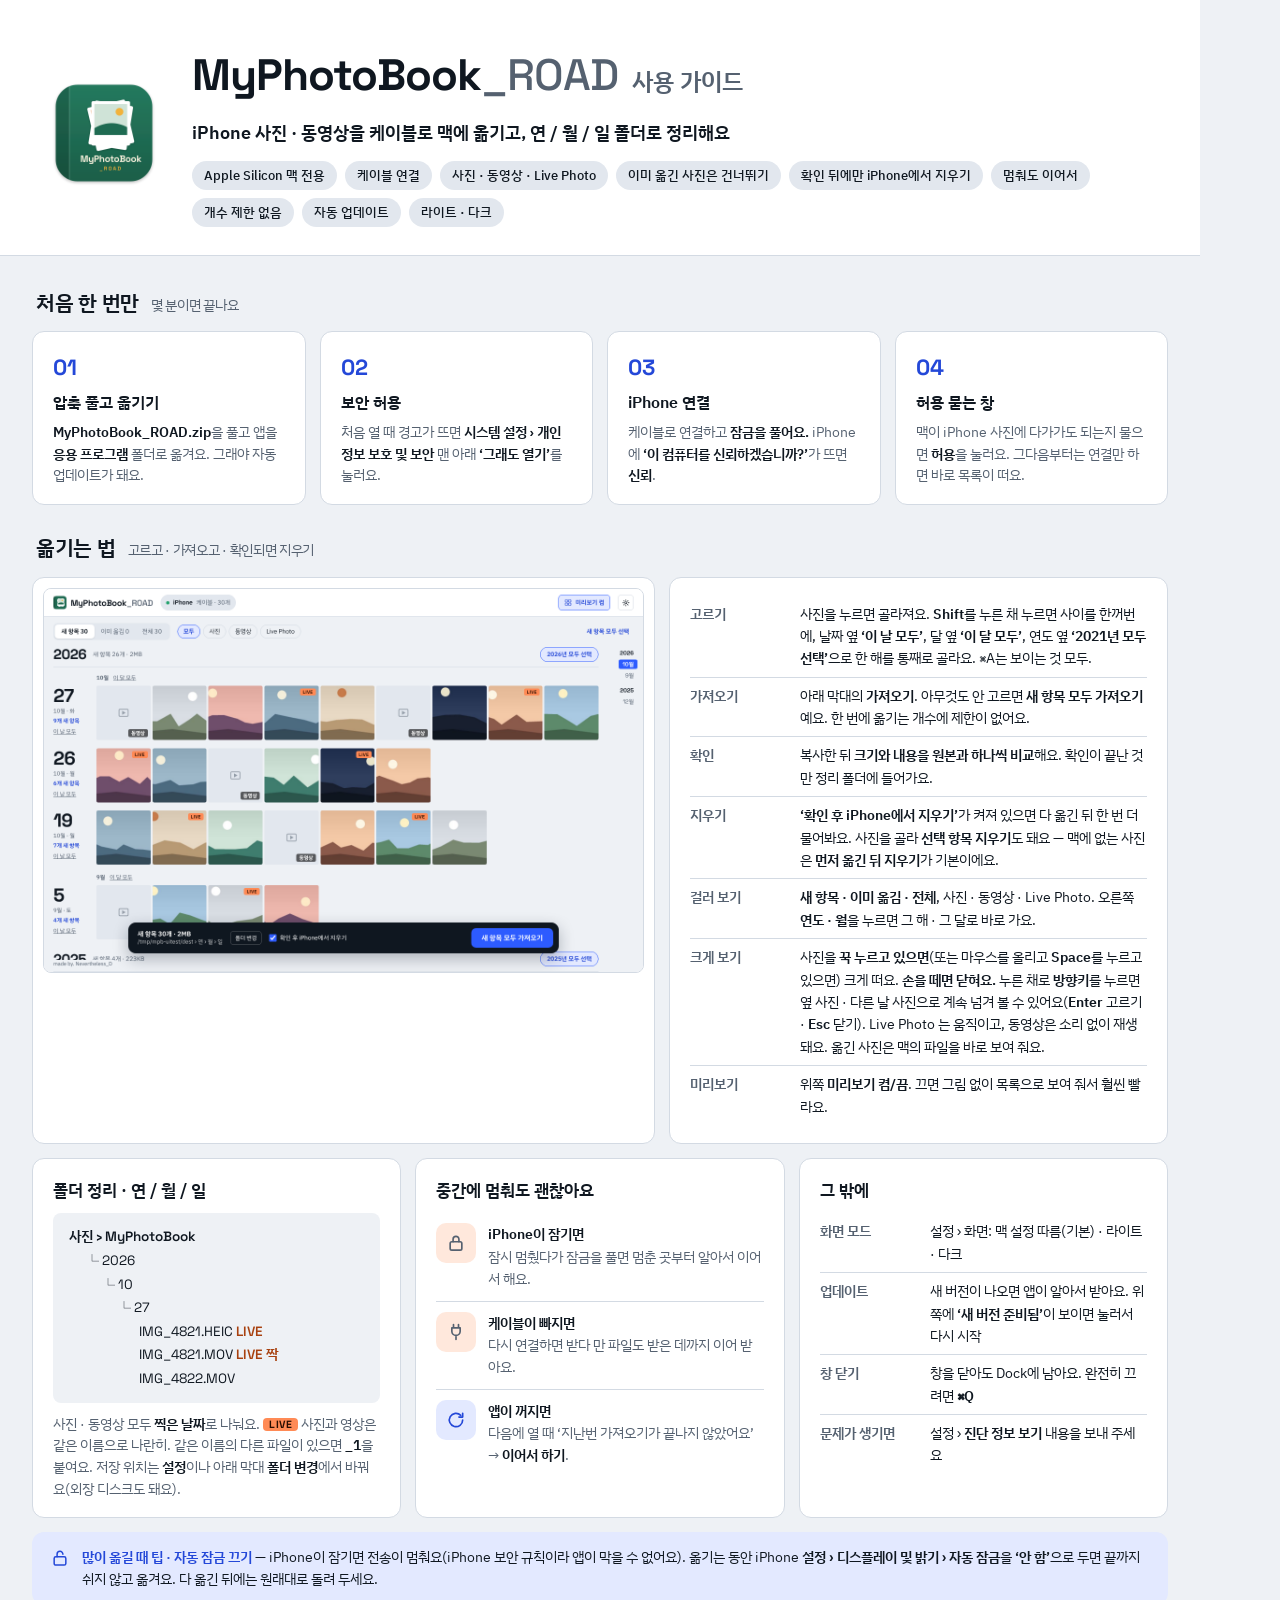
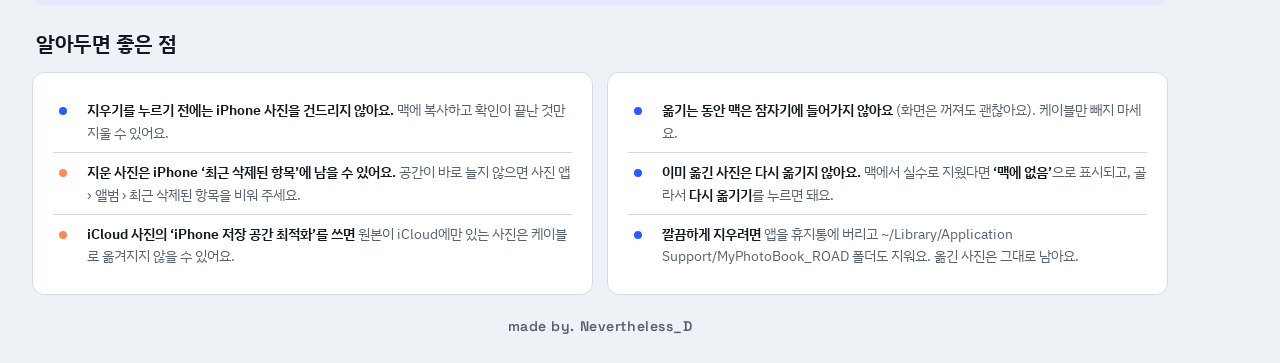
<file: docs/guide.html>
<!doctype html>
<html lang="ko">
<head>
<meta charset="utf-8">
<title>MyPhotoBook_ROAD 사용 가이드</title>
<!-- 사용 가이드 이미지 원본. python3 scripts/guide.py 로 docs/MyPhotoBook_ROAD_사용가이드.png 를 만들어요 -->
<style>
@font-face { font-family: "IBM Plex Sans KR"; font-weight: 400; src: url("../engine/web/fonts/IBMPlexSansKR-Regular.woff2") format("woff2"); }
@font-face { font-family: "IBM Plex Sans KR"; font-weight: 500; src: url("../engine/web/fonts/IBMPlexSansKR-Medium.woff2") format("woff2"); }
@font-face { font-family: "IBM Plex Sans KR"; font-weight: 600; src: url("../engine/web/fonts/IBMPlexSansKR-SemiBold.woff2") format("woff2"); }
@font-face { font-family: "Space Grotesk"; font-weight: 300 700; src: url("../engine/web/fonts/SpaceGrotesk-Variable.woff2") format("woff2"); }
:root { --bg: #EEF1F5; --panel: #FFFFFF; --chip: #E2E7EE; --line: #D3DAE3; --ink: #0F1720; --muted: #556170;
  --accent: #2D5BFF; --accent-soft: #E3E9FF; --accent-text: #2448D8; --hot: #FF8A55; --hot-soft: #FFE8DC; --hot-text: #A8410F; --green: #1F6B52; }
* { box-sizing: border-box; }
body { margin: 0; width: 1200px; background: var(--bg); color: var(--ink); font: 15px/1.6 "IBM Plex Sans KR", sans-serif; -webkit-font-smoothing: antialiased; }
.num, h1 b { font-family: "Space Grotesk", sans-serif; }
.hero { display: flex; gap: 28px; align-items: center; padding: 40px 44px 28px; background: var(--panel); border-bottom: 1px solid var(--line); }
.hero img { width: 120px; height: 120px; }
.hero h1 { margin: 0; display: flex; align-items: baseline; gap: 14px; font-size: 24px; font-weight: 600; color: var(--muted); }
.hero h1 b { font-size: 44px; font-weight: 700; color: var(--ink); letter-spacing: -1px; }
.hero h1 b span { color: var(--muted); font-weight: 500; }
.hero p { margin: 8px 0 14px; font-size: 18px; font-weight: 600; }
.pills { display: flex; gap: 8px; flex-wrap: wrap; }
.pill { padding: 4px 12px; border-radius: 999px; background: var(--chip); font-size: 13px; font-weight: 500; }
.wrap { padding: 4px 32px 28px; }
h2 { margin: 26px 4px 12px; font-size: 21px; font-weight: 600; display: flex; align-items: baseline; gap: 12px; letter-spacing: -.3px; }
h2 small { font-size: 14px; font-weight: 400; color: var(--muted); }
.row { display: grid; gap: 14px; }
.c4 { grid-template-columns: repeat(4, 1fr); }
.c3 { grid-template-columns: repeat(3, 1fr); }
.c2 { grid-template-columns: 1fr 1fr; }
.c55 { grid-template-columns: 1.25fr 1fr; }
.card { background: var(--panel); border: 1px solid var(--line); border-radius: 12px; padding: 18px 20px; }
.n { font-family: "Space Grotesk", sans-serif; font-weight: 700; font-size: 22px; color: var(--accent-text); }
.step h3 { margin: 4px 0 6px; font-size: 16px; font-weight: 600; }
.step p { margin: 0; color: var(--muted); font-size: 13.5px; }
.step p strong, .card strong { color: var(--ink); font-weight: 600; }
.shot { padding: 10px; }
.shot img { width: 100%; display: block; border-radius: 8px; border: 1px solid var(--line); }
.card h4 { margin: 0 0 10px; font-size: 16.5px; font-weight: 600; }
.kv { display: grid; grid-template-columns: 100px 1fr; gap: 10px; padding: 7px 0; font-size: 14px; border-top: 1px solid var(--line); }
.kv:first-of-type { border-top: 0; }
.kv b { color: var(--muted); font-weight: 600; }
.tree { padding: 12px 16px; border-radius: 8px; background: var(--bg); font-family: "Space Grotesk", "IBM Plex Sans KR", sans-serif; font-size: 13.5px; line-height: 1.75; }
.live { color: var(--hot-text); font-weight: 600; }
.badge { display: inline-block; padding: 0 6px; border-radius: 4px; background: var(--hot); color: #2A0E00; font: 700 10.5px "Space Grotesk"; letter-spacing: .5px; vertical-align: 1px; }
.stop { display: grid; grid-template-columns: 40px 1fr; gap: 12px; padding: 10px 0; border-top: 1px solid var(--line); font-size: 14px; }
.stop:first-of-type { border-top: 0; }
.ico { width: 40px; height: 40px; border-radius: 10px; display: grid; place-items: center; background: var(--hot-soft); color: var(--hot-text); }
.ico.ok { background: var(--accent-soft); color: var(--accent-text); }
.ico svg { width: 20px; height: 20px; }
.stop span { color: var(--muted); }
.tips { display: flex; flex-direction: column; }
.tip { display: grid; grid-template-columns: 26px 1fr; gap: 8px; padding: 8px 0; font-size: 14px; color: var(--muted); border-top: 1px solid var(--line); }
.tip:first-child { border-top: 0; }
.tip i { width: 8px; height: 8px; border-radius: 4px; background: var(--accent); margin: 8px 0 0 6px; }
.tip i.h { background: var(--hot); }
.callout { margin-top: 14px; padding: 14px 18px; border-radius: 12px; background: var(--accent-soft); font-size: 14px; display: flex; gap: 12px; align-items: flex-start; }
.callout svg { width: 20px; height: 20px; flex: 0 0 20px; color: var(--accent-text); margin-top: 2px; }
.callout b { color: var(--accent-text); }
.foot { text-align: center; margin-top: 22px; font: 600 14px "Space Grotesk"; letter-spacing: .04em; color: var(--muted); }
</style>
</head>
<body>
<div class="hero">
  <img src="../app/AppIcon.png" alt="">
  <div>
    <h1><b>MyPhotoBook<span>_ROAD</span></b> 사용 가이드</h1>
    <p>iPhone 사진 · 동영상을 케이블로 맥에 옮기고, 연 / 월 / 일 폴더로 정리해요</p>
    <div class="pills">
      <span class="pill">Apple Silicon 맥 전용</span><span class="pill">케이블 연결</span><span class="pill">사진 · 동영상 · Live Photo</span>
      <span class="pill">이미 옮긴 사진은 건너뛰기</span><span class="pill">확인 뒤에만 iPhone에서 지우기</span>
      <span class="pill">멈춰도 이어서</span><span class="pill">개수 제한 없음</span><span class="pill">자동 업데이트</span><span class="pill">라이트 · 다크</span>
    </div>
  </div>
</div>

<div class="wrap">
  <h2>처음 한 번만 <small>몇 분이면 끝나요</small></h2>
  <div class="row c4">
    <div class="card step"><span class="n">01</span><h3>압축 풀고 옮기기</h3><p><strong>MyPhotoBook_ROAD.zip</strong>을 풀고 앱을 <strong>응용 프로그램</strong> 폴더로 옮겨요. 그래야 자동 업데이트가 돼요.</p></div>
    <div class="card step"><span class="n">02</span><h3>보안 허용</h3><p>처음 열 때 경고가 뜨면 <strong>시스템 설정 › 개인정보 보호 및 보안</strong> 맨 아래 <strong>‘그래도 열기’</strong>를 눌러요.</p></div>
    <div class="card step"><span class="n">03</span><h3>iPhone 연결</h3><p>케이블로 연결하고 <strong>잠금을 풀어요.</strong> iPhone에 <strong>‘이 컴퓨터를 신뢰하겠습니까?’</strong>가 뜨면 <strong>신뢰</strong>.</p></div>
    <div class="card step"><span class="n">04</span><h3>허용 묻는 창</h3><p>맥이 iPhone 사진에 다가가도 되는지 물으면 <strong>허용</strong>을 눌러요. 그다음부터는 연결만 하면 바로 목록이 떠요.</p></div>
  </div>

  <h2>옮기는 법 <small>고르고 · 가져오고 · 확인되면 지우기</small></h2>
  <div class="row c55">
    <div class="card shot"><img src="shots/main.png" alt=""></div>
    <div class="card">
      <div class="kv"><b>고르기</b><span>사진을 누르면 골라져요. <strong>Shift</strong>를 누른 채 누르면 사이를 한꺼번에, 날짜 옆 <strong>‘이 날 모두’</strong>, 달 옆 <strong>‘이 달 모두’</strong>, 연도 옆 <strong>‘2021년 모두 선택’</strong>으로 한 해를 통째로 골라요. ⌘A는 보이는 것 모두.</span></div>
      <div class="kv"><b>가져오기</b><span>아래 막대의 <strong>가져오기</strong>. 아무것도 안 고르면 <strong>새 항목 모두 가져오기</strong>예요. 한 번에 옮기는 개수에 제한이 없어요.</span></div>
      <div class="kv"><b>확인</b><span>복사한 뒤 <strong>크기와 내용을 원본과 하나씩 비교</strong>해요. 확인이 끝난 것만 정리 폴더에 들어가요.</span></div>
      <div class="kv"><b>지우기</b><span><strong>‘확인 후 iPhone에서 지우기’</strong>가 켜져 있으면 다 옮긴 뒤 한 번 더 물어봐요. 사진을 골라 <strong>선택 항목 지우기</strong>도 돼요 — 맥에 없는 사진은 <strong>먼저 옮긴 뒤 지우기</strong>가 기본이에요.</span></div>
      <div class="kv"><b>걸러 보기</b><span><strong>새 항목 · 이미 옮김 · 전체</strong>, 사진 · 동영상 · Live Photo. 오른쪽 <strong>연도 · 월</strong>을 누르면 그 해 · 그 달로 바로 가요.</span></div>
      <div class="kv"><b>크게 보기</b><span>사진을 <strong>꾹 누르고 있으면</strong>(또는 마우스를 올리고 <strong>Space</strong>를 누르고 있으면) 크게 떠요. <strong>손을 떼면 닫혀요.</strong> 누른 채로 <strong>방향키</strong>를 누르면 옆 사진 · 다른 날 사진으로 계속 넘겨 볼 수 있어요(<strong>Enter</strong> 고르기 · <strong>Esc</strong> 닫기). Live Photo 는 움직이고, 동영상은 소리 없이 재생돼요. 옮긴 사진은 맥의 파일을 바로 보여 줘요.</span></div>
      <div class="kv"><b>미리보기</b><span>위쪽 <strong>미리보기 켬/끔</strong>. 끄면 그림 없이 목록으로 보여 줘서 훨씬 빨라요.</span></div>
    </div>
  </div>

  <div class="row c3" style="margin-top:14px">
    <div class="card">
      <h4>폴더 정리 · 연 / 월 / 일</h4>
      <div class="tree">
        <div style="font-weight:600">사진 › MyPhotoBook</div><div style="padding-left:16px">└ 2026</div><div style="padding-left:32px">└ 10</div><div style="padding-left:48px">└ 27</div>
        <div style="padding-left:70px">IMG_4821.HEIC <span class="live">LIVE</span></div><div style="padding-left:70px">IMG_4821.MOV <span class="live">LIVE 짝</span></div><div style="padding-left:70px">IMG_4822.MOV</div>
      </div>
      <p style="margin:10px 0 0;font-size:13.5px;color:var(--muted)">사진 · 동영상 모두 <strong>찍은 날짜</strong>로 나눠요. <span class="badge">LIVE</span> 사진과 영상은 같은 이름으로 나란히. 같은 이름의 다른 파일이 있으면 <strong>_1</strong>을 붙여요. 저장 위치는 <strong>설정</strong>이나 아래 막대 <strong>폴더 변경</strong>에서 바꿔요(외장 디스크도 돼요).</p>
    </div>
    <div class="card">
      <h4>중간에 멈춰도 괜찮아요</h4>
      <div class="stop"><span class="ico"><svg viewBox="0 0 24 24" fill="none" stroke="currentColor" stroke-width="2" stroke-linecap="round"><rect x="5" y="10.5" width="14" height="10" rx="2"/><path d="M8.5 10.5V7.5a3.5 3.5 0 0 1 7 0v3"/></svg></span><div><strong>iPhone이 잠기면</strong><br><span>잠시 멈췄다가 잠금을 풀면 멈춘 곳부터 알아서 이어서 해요.</span></div></div>
      <div class="stop"><span class="ico"><svg viewBox="0 0 24 24" fill="none" stroke="currentColor" stroke-width="2" stroke-linecap="round" stroke-linejoin="round"><path d="M9 3v4M15 3v4M7 7h10v4a5 5 0 0 1-10 0z M12 16v5"/></svg></span><div><strong>케이블이 빠지면</strong><br><span>다시 연결하면 받다 만 파일도 받은 데까지 이어 받아요.</span></div></div>
      <div class="stop"><span class="ico ok"><svg viewBox="0 0 24 24" fill="none" stroke="currentColor" stroke-width="2" stroke-linecap="round" stroke-linejoin="round"><path d="M20 12a8 8 0 1 1-2.3-5.6"/><path d="M20 4v4.5h-4.5"/></svg></span><div><strong>앱이 꺼지면</strong><br><span>다음에 열 때 ‘지난번 가져오기가 끝나지 않았어요’ → <strong>이어서 하기</strong>.</span></div></div>
    </div>
    <div class="card">
      <h4>그 밖에</h4>
      <div class="kv"><b>화면 모드</b><span>설정 › 화면: 맥 설정 따름(기본) · 라이트 · 다크</span></div>
      <div class="kv"><b>업데이트</b><span>새 버전이 나오면 앱이 알아서 받아요. 위쪽에 <strong>‘새 버전 준비됨’</strong>이 보이면 눌러서 다시 시작</span></div>
      <div class="kv"><b>창 닫기</b><span>창을 닫아도 Dock에 남아요. 완전히 끄려면 <strong>⌘Q</strong></span></div>
      <div class="kv"><b>문제가 생기면</b><span>설정 › <strong>진단 정보 보기</strong> 내용을 보내 주세요</span></div>
    </div>
  </div>

  <div class="callout"><svg viewBox="0 0 24 24" fill="none" stroke="currentColor" stroke-width="1.8" stroke-linecap="round"><rect x="5" y="10.5" width="14" height="10" rx="2"/><path d="M8.5 10.5V7.5a3.5 3.5 0 0 1 7 0"/></svg>
    <div><b>많이 옮길 때 팁 · 자동 잠금 끄기</b> — iPhone이 잠기면 전송이 멈춰요(iPhone 보안 규칙이라 앱이 막을 수 없어요). 옮기는 동안 iPhone <strong>설정 › 디스플레이 및 밝기 › 자동 잠금</strong>을 <strong>‘안 함’</strong>으로 두면 끝까지 쉬지 않고 옮겨요. 다 옮긴 뒤에는 원래대로 돌려 두세요.</div></div>

  <h2 style="margin-top:22px">알아두면 좋은 점</h2>
  <div class="row c2">
    <div class="card tips">
      <div class="tip"><i></i><div><strong>지우기를 누르기 전에는 iPhone 사진을 건드리지 않아요.</strong> 맥에 복사하고 확인이 끝난 것만 지울 수 있어요.</div></div>
      <div class="tip"><i class="h"></i><div><strong>지운 사진은 iPhone ‘최근 삭제된 항목’에 남을 수 있어요.</strong> 공간이 바로 늘지 않으면 사진 앱 › 앨범 › 최근 삭제된 항목을 비워 주세요.</div></div>
      <div class="tip"><i class="h"></i><div><strong>iCloud 사진의 ‘iPhone 저장 공간 최적화’를 쓰면</strong> 원본이 iCloud에만 있는 사진은 케이블로 옮겨지지 않을 수 있어요.</div></div>
    </div>
    <div class="card tips">
      <div class="tip"><i></i><div><strong>옮기는 동안 맥은 잠자기에 들어가지 않아요</strong> (화면은 꺼져도 괜찮아요). 케이블만 빼지 마세요.</div></div>
      <div class="tip"><i></i><div><strong>이미 옮긴 사진은 다시 옮기지 않아요.</strong> 맥에서 실수로 지웠다면 <strong>‘맥에 없음’</strong>으로 표시되고, 골라서 <strong>다시 옮기기</strong>를 누르면 돼요.</div></div>
      <div class="tip"><i></i><div><strong>깔끔하게 지우려면</strong> 앱을 휴지통에 버리고 ~/Library/Application Support/MyPhotoBook_ROAD 폴더도 지워요. 옮긴 사진은 그대로 남아요.</div></div>
    </div>
  </div>
  <div class="foot">made by. Nevertheless_D</div>
</div>
</body>
</html>
</file>
